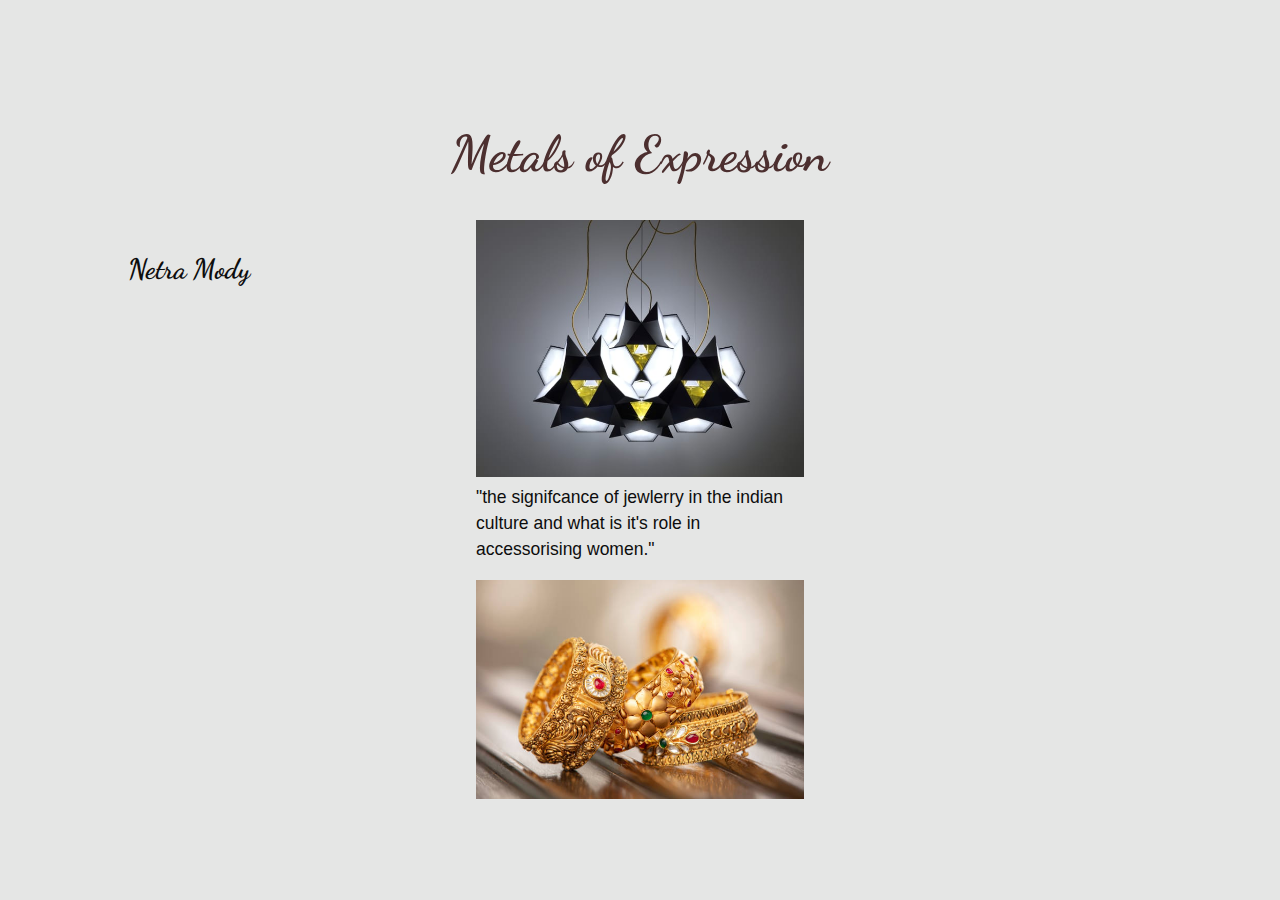
<file: index.html>
<!DOCTYPE html>
<html lang="en">
<head>
  <link rel="preconnect" href="https://fonts.googleapis.com">
  <link rel="preconnect" href="https://fonts.gstatic.com" crossorigin>
  <link href="https://fonts.googleapis.com/css2?family=Dancing+Script:wght@400..700&display=swap" rel="stylesheet">

  <!-- Basic Page Needs
  –––––––––––––––––––––––––––––––––––––––––––––––––– -->
  <meta charset="utf-8">
  <title>Metals Of Expression</title>
  <meta name="description" content="">
  <meta name="author" content="">

  <!-- Mobile Specific Metas
  –––––––––––––––––––––––––––––––––––––––––––––––––– -->
  <meta name="viewport" content="width=device-width, initial-scale=1">


  <!-- CSS
  –––––––––––––––––––––––––––––––––––––––––––––––––– -->
  <link rel="stylesheet" href="css/normalize.css">
  <link rel="stylesheet" href="css/styles.css">
  <link rel="stylesheet" href="css/metals.css">

  <!-- Favicon
  –––––––––––––––––––––––––––––––––––––––––––––––––– -->
  <link rel="icon" type="image/png" href="images/favicon.ico">

</head>
<body>
 <!--<header>
   <nav>
      <a href="index.html">Home</a>
      <a href="#">About</a>
      <a href="#">Contact</a>
    </nav>
  </header>-->
  <main>
    <h1>Metals of Expression</h1>

  <section class="grid-container col-3">
    <div>
      <h3>Netra Mody</h3>
     
    </div>
    <figure>
      <img src="images/starbrick_5587.jpg" alt="art image" />
      <p>
        "the signifcance of jewlerry in the indian culture and what is it's role in accessorising women."
      </p>
      <img src="images/istockphoto-1277517088-612x612.jpg" alt="art image" />

  </figure>
  </section>
  
</body>
</html>
</file>
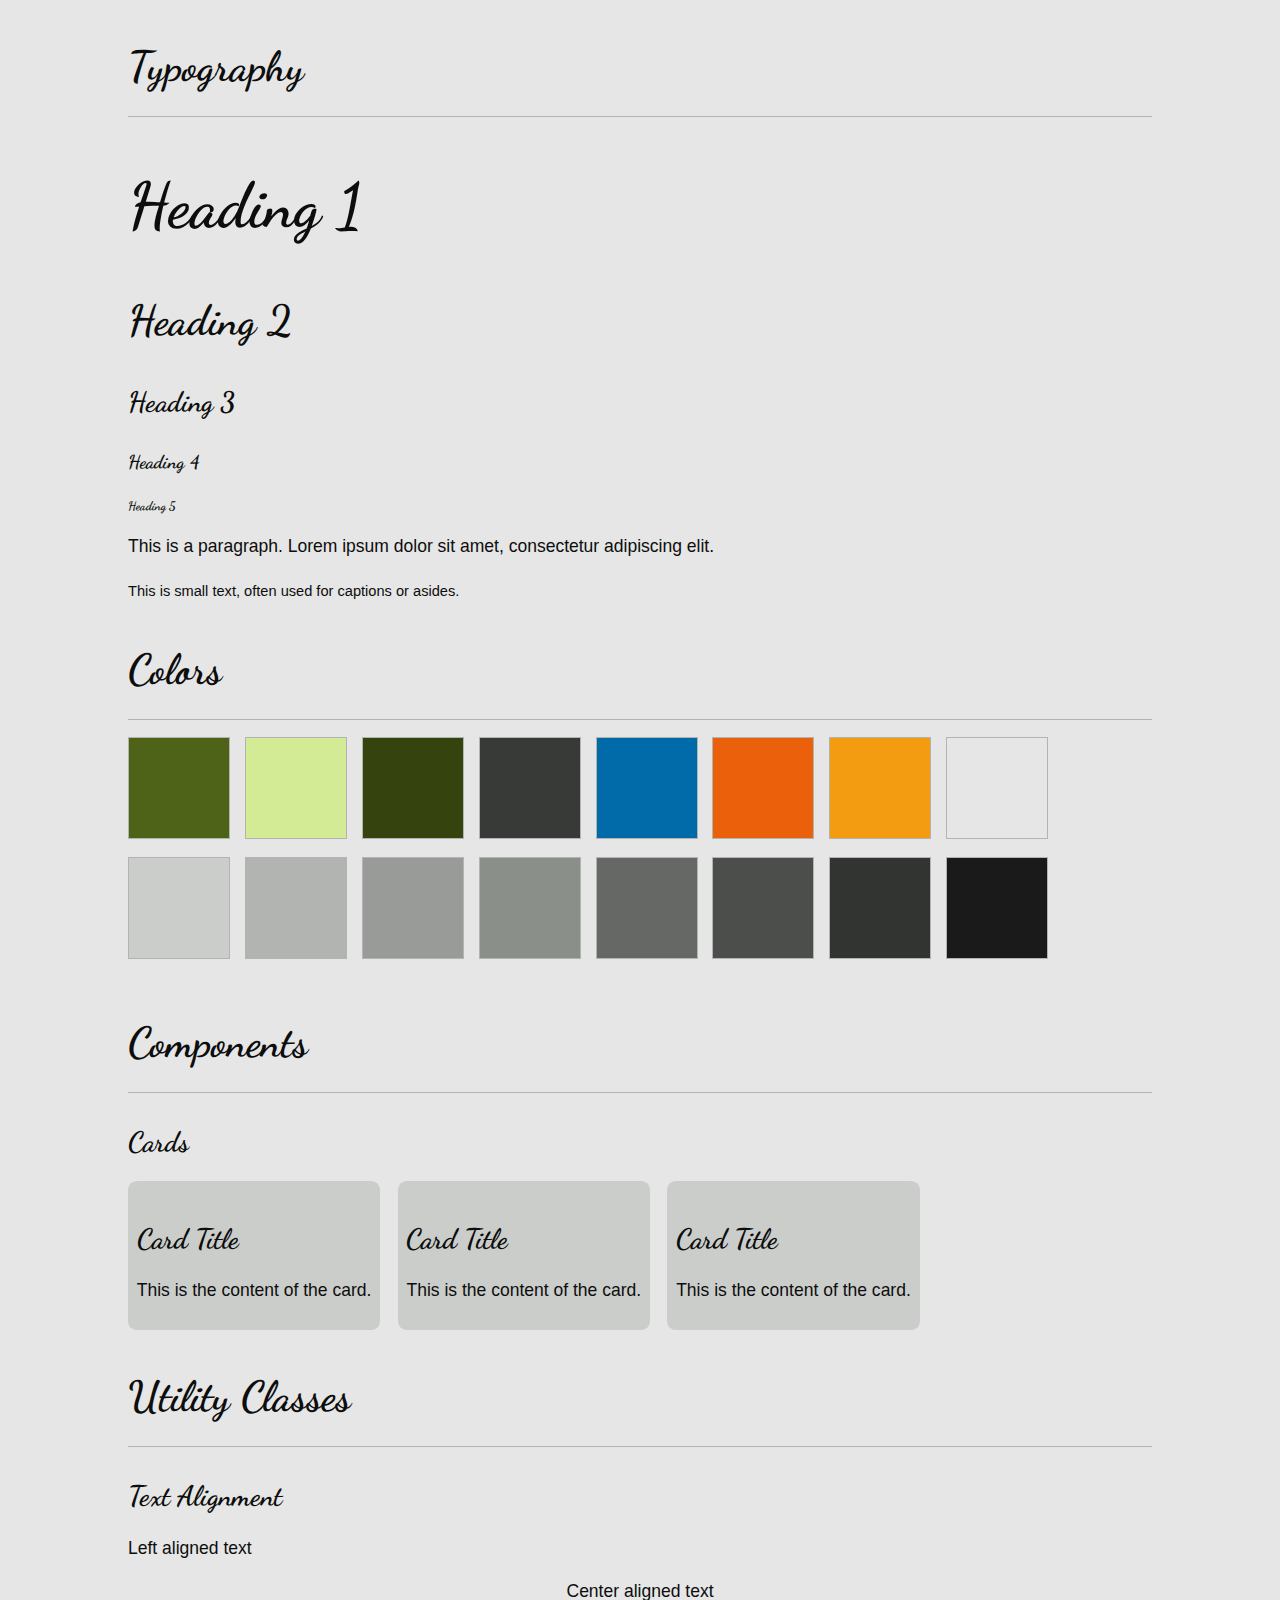
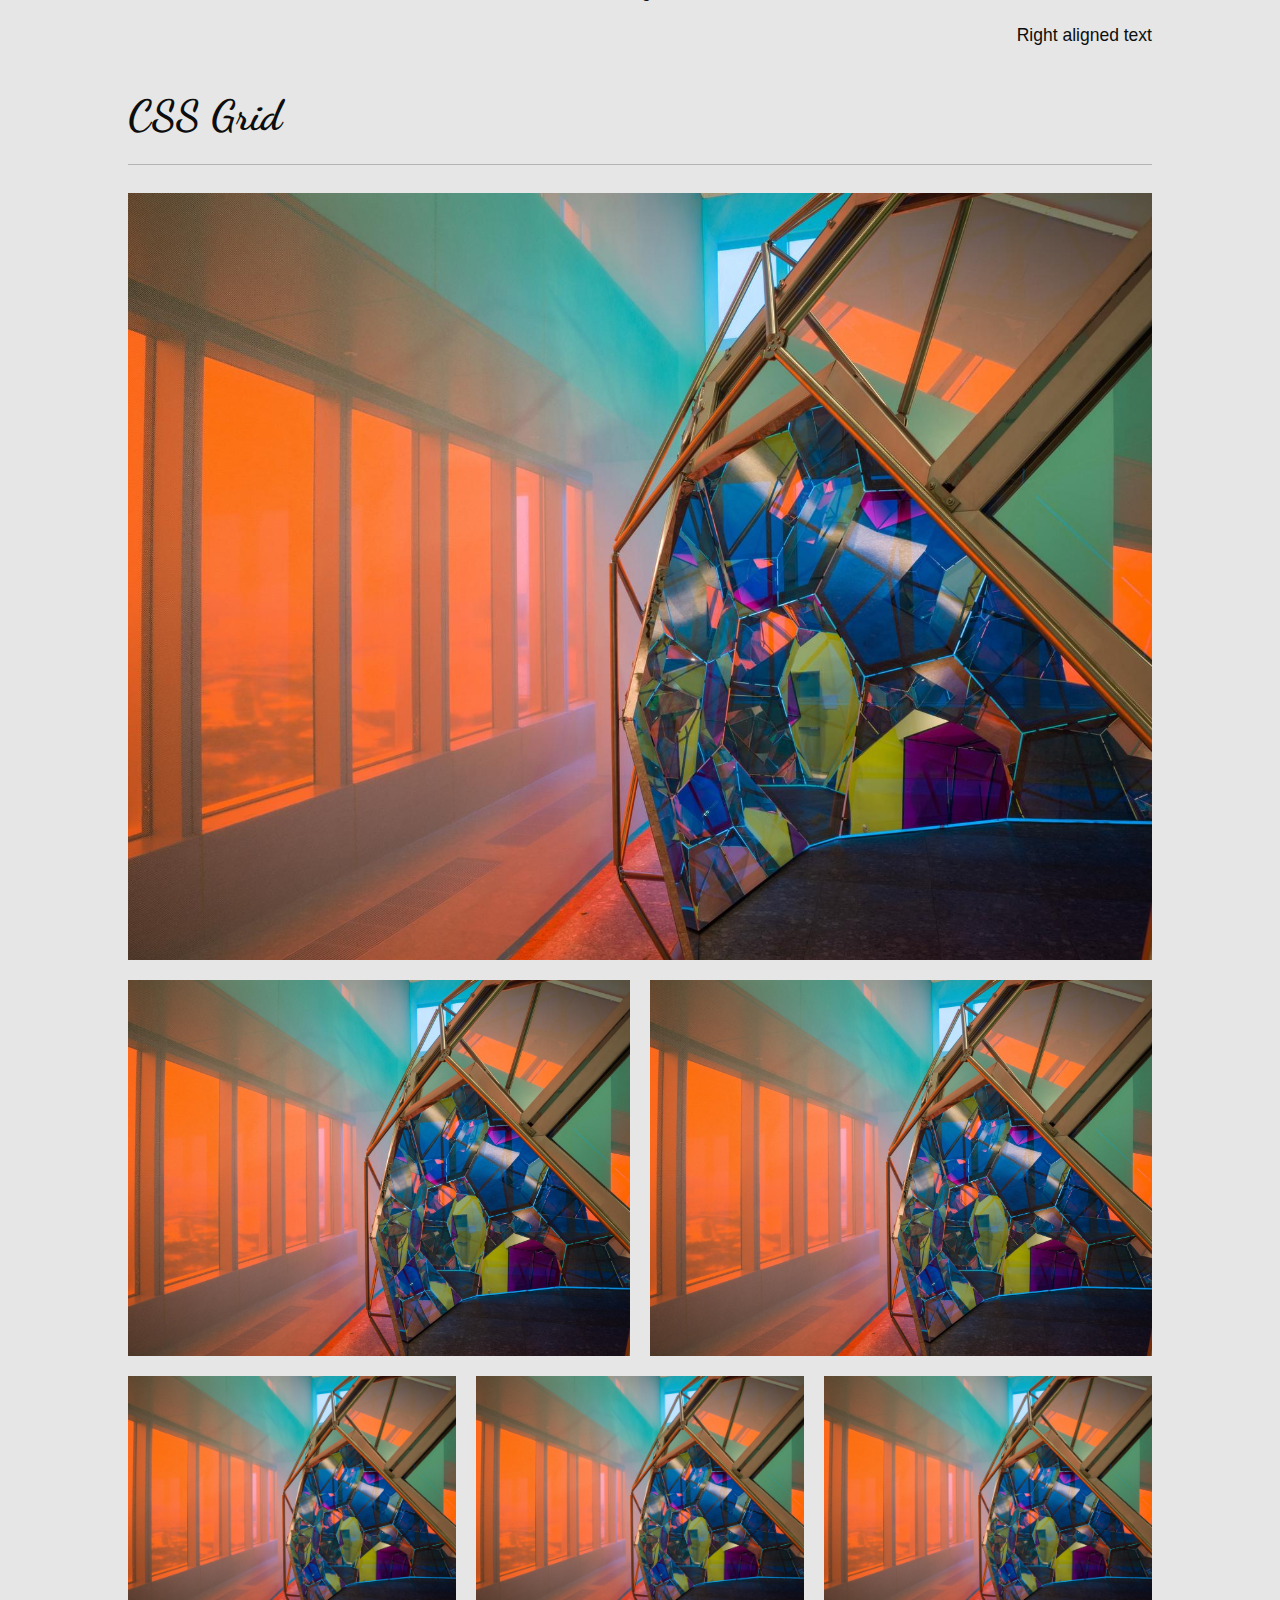
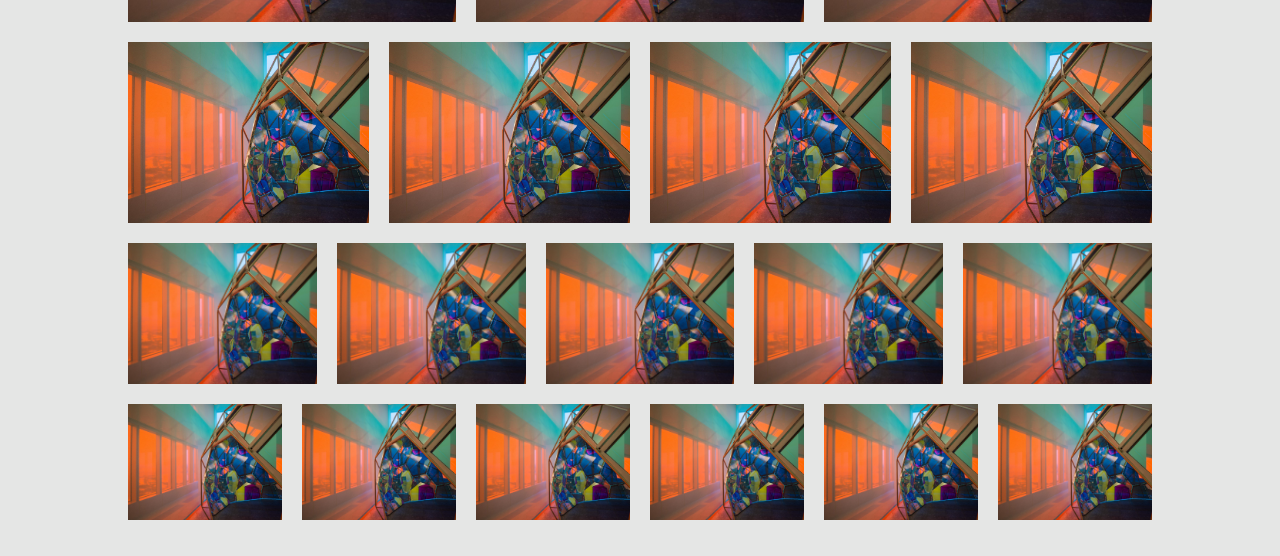
<file: styleguide.html>
<!DOCTYPE html>
<html lang="en">
<head>
    <meta charset="UTF-8">
    <meta name="viewport" content="width=device-width, initial-scale=1.0">
    <title>CSS Framework Style Guide</title>
    <link rel="stylesheet" href="css/styles.css">
</head>
<body>
    <main>
        <section>
            <h2>Typography</h2>
            <hr />
            <h1>Heading 1</h1>
            <h2>Heading 2</h2>
            <h3>Heading 3</h3>
            <h4>Heading 4</h4>
            <h5>Heading 5</h5>
            <p>This is a paragraph. Lorem ipsum dolor sit amet, consectetur adipiscing elit.</p>
            <p><small>This is small text, often used for captions or asides.</small></p>
        </section>
        <section>
            <h2>Colors</h2>
            <hr />
            <div class="color-swatch" style="background-color: var(--primary);"></div>
            <div class="color-swatch" style="background-color: var(--primary-light);"></div>
            <div class="color-swatch" style="background-color: var(--primary-dark);"></div>
            <div class="color-swatch" style="background-color: var(--secondary);"></div>
            <div class="color-swatch" style="background-color: var(--tertiary);"></div>
            <div class="color-swatch" style="background-color: var(--accent-1);"></div>
            <div class="color-swatch" style="background-color: var(--accent-2);"></div>
            <div class="color-swatch" style="background-color: var(--gray-100);"></div>
            <div class="color-swatch" style="background-color: var(--gray-200);"></div>
            <div class="color-swatch" style="background-color: var(--gray-300);"></div>
            <div class="color-swatch" style="background-color: var(--gray-400);"></div>
            <div class="color-swatch" style="background-color: var(--gray-500);"></div>
            <div class="color-swatch" style="background-color: var(--gray-600);"></div>
            <div class="color-swatch" style="background-color: var(--gray-700);"></div>
            <div class="color-swatch" style="background-color: var(--gray-800);"></div>
            <div class="color-swatch" style="background-color: var(--gray-900);"></div>
        </section>
        <section id="components">
            <h2>Components</h2>
            <hr />
            <h3>Cards</h3>
            <div class="card-container">
            <div class="card">
                <h3 class="card-title">Card Title</h3>
                <p>This is the content of the card.</p>
            </div>
            <div class="card">
                <h3 class="card-title">Card Title</h3>
                <p>This is the content of the card.</p>
            </div>
            <div class="card">
                <h3 class="card-title">Card Title</h3>
                <p>This is the content of the card.</p>
            </div>
        </div>
        </section>

        <section id="utilities">
            <h2>Utility Classes</h2>
            <hr />
            <h3>Text Alignment</h3>
            <p class="text-left">Left aligned text</p>
            <p class="text-center">Center aligned text</p>
            <p class="text-right">Right aligned text</p>
        </section>
        <section id="grid">
            <h2>CSS Grid</h2>
            <hr />
            <article class="grid-container full">
                  <img src="images/2021_09_24_02_model_of_invisible_futures_02_small.jpg" alt="art image" />
            </article>
            <article class="grid-container col-2">
                  <img src="images/2021_09_24_02_model_of_invisible_futures_02_small.jpg" alt="art image" />
                <img src="images/2021_09_24_02_model_of_invisible_futures_02_small.jpg" alt="art image" />
            </article>
            <article class="grid-container col-3">
                <img src="images/2021_09_24_02_model_of_invisible_futures_02_small.jpg" alt="art image" />
              <img src="images/2021_09_24_02_model_of_invisible_futures_02_small.jpg" alt="art image" />
              <img src="images/2021_09_24_02_model_of_invisible_futures_02_small.jpg" alt="art image" />
          </article>
          <article class="grid-container col-4">
            <img src="images/2021_09_24_02_model_of_invisible_futures_02_small.jpg" alt="art image" />
          <img src="images/2021_09_24_02_model_of_invisible_futures_02_small.jpg" alt="art image" />
          <img src="images/2021_09_24_02_model_of_invisible_futures_02_small.jpg" alt="art image" />
          <img src="images/2021_09_24_02_model_of_invisible_futures_02_small.jpg" alt="art image" />
      </article>
      <article class="grid-container col-5">
        <img src="images/2021_09_24_02_model_of_invisible_futures_02_small.jpg" alt="art image" />
      <img src="images/2021_09_24_02_model_of_invisible_futures_02_small.jpg" alt="art image" />
      <img src="images/2021_09_24_02_model_of_invisible_futures_02_small.jpg" alt="art image" />
      <img src="images/2021_09_24_02_model_of_invisible_futures_02_small.jpg" alt="art image" />
      <img src="images/2021_09_24_02_model_of_invisible_futures_02_small.jpg" alt="art image" />
  </article>
  <article class="grid-container col-6">
    <img src="images/2021_09_24_02_model_of_invisible_futures_02_small.jpg" alt="art image" />
  <img src="images/2021_09_24_02_model_of_invisible_futures_02_small.jpg" alt="art image" />
  <img src="images/2021_09_24_02_model_of_invisible_futures_02_small.jpg" alt="art image" />
  <img src="images/2021_09_24_02_model_of_invisible_futures_02_small.jpg" alt="art image" />
  <img src="images/2021_09_24_02_model_of_invisible_futures_02_small.jpg" alt="art image" />
  <img src="images/2021_09_24_02_model_of_invisible_futures_02_small.jpg" alt="art image" />
</article>
        </section>
    </main>
</body>
</html>
</file>
<file: css/styles.css>
/*
* Harmonic Collection V1
* Copyright 2024
*
*
* Free to use under the MIT license.
*/

/* Table of contents
––––––––––––––––––––––––––––––––––––––––––––––––––
- Font import
- Variables
- Themes
- Base Styles
- Typography
- Links
- Lists
- Grid system
- Flexbox
- Utilities
- Misc
- Clearing
- Media Queries
*/



/* Placeholder for Google Fonts import */
@import url('https://fonts.googleapis.com/css2?family=Dancing+Script:wght@700&display=swap');


:root {

    /* VARIABLES */

    /* Typography */
  --headingFont: 'Dancing Script', serif;
  --bodyFont: 'Inter', sans-serif;

  --baseFontSize: clamp(0.875rem, 0.7885rem + 0.3846vw, 1.25rem);

  --type-scale: 1.5;

  --xlText: calc(var(--lgText) * var(--type-scale));
  --lgText: calc(var(--mdText) * var(--type-scale));
  --mdText: calc(var(--baseText) * var(--type-scale));
  --xsText: calc(var(--smText) / var(--type-scale));
  --smText: calc(var(--baseText) / var(--type-scale));
  --baseText: var(--baseFontSize);

  /* Neutrals & Gray tint ramp */
  --gray-100: hsl(105, 2%, 90%);
  --gray-200: hsl(105, 2%, 80%);
  --gray-300: hsl(105, 2%, 70%);
  --gray-400: hsl(105, 2%, 60%);
  --gray-500: hsl(105, 2%, 55%);
  --gray-600: hsl(105, 2%, 40%);
  --gray-700: hsl(105, 2%, 30%);
  --gray-800: hsl(105, 2%, 20%);
  --gray-900: hsl(105, 2%, 10%);
  
  --black: hsl(0, 0%, 5%);
  --white: hsl(0, 0%, 100%);

  /* Core colors */
  --primary: hsl(76, 60%, 24%);
  --primary-light: hsl(76, 68%, 75%);
  --primary-dark: hsl(76, 63%, 16%);
  --secondary: hsl(105, 4%, 22%);
  --tertiary: hsl(202, 100%, 33%);

  /* Accent colors */
  --accent-1: hsl(23, 92%, 48%);
  --accent-2: hsl(37, 90%, 51%);

  /* Spacing */
  --space-xs: 0.25rem;
  --space-sm: 0.5rem;
  --space-md: 1rem;
  --space-lg: 1.5rem;
  --space-xl: 2rem;
  --space-xxl: 3rem;

  --space-0: 0;
  --space-1: var(--space-xs);
  --space-2: var(--space-sm);
  --space-3: var(--space-md);
  --space-4: var(--space-lg);
  --space-5: var(--space-xl);
  --space-6: var(--space-xxl);

  /* Layout */
  --max-width: 1440px;

}

/* Theme-specific styles */

/* Light theme (default) */
:root {
  --bg: var(--gray-100);
  --textColor: var(--black);
}

/* Dark theme */
:root[data-theme="dark"] {
  --bg: var(--gray-900);
  --textColor: var(--white);
}

body {
  background-color: var(--bg);
  color: var(--textColor);
}

/* Theme switcher styles */
.theme-switcher {
  background: none;
  border: none;
  cursor: pointer;
  font-size: 24px;
}

/* Base Styles
–––––––––––––––––––––––––––––––––––––––––––––––––– */
html {
  font-size: var(--baseFontSize);
  scroll-behavior: smooth;
  font-family: var(--bodyFont);
}

body {
  line-height: 1.5;
  font-weight: 400;
  font-family: var(--bodyFont);
  color: var(--textColor); 
  background-color: var(--bg);
}

main {
  width: 80vw;
  margin: 0 auto;
}

header {
  width: 80vw;
  margin: 0 auto;
  border-bottom: 5px solid var(--gray-700);
}

header nav {
  display: flex;
  justify-content: flex-start;
  align-items: center;
}

header nav a {
  color: var(--accent-1);
  text-decoration: none;
  padding:1rem 2rem 1rem 0;
}

header nav a + a {
  margin-left: 10px;
}

footer {
  color: var(--gray-100);
  background: var(--gray-900);
  padding: var(--space-3);
  text-align: center;
}
footer nav {
  margin:0 auto;
  display: flex;
  align-items: center;
  justify-content: center;
  width: 600px;
}

footer nav a {
  text-decoration: none;
  padding: var(--space-3);
}

footer a {
  color: var(--gray-100);
}

footer p {
  margin-bottom: 0;
  max-width: none;
}

section {
  margin-bottom: var(--space-4);
}

figure {
  padding:0;
  margin:0;
}

figcaption {
  font-size:var(--smText);
  color: var(--textColor);
}

img {
  width: 100%;
  height: auto;
}

.primary {
  background: var(--primary);
}
.primary-light {
  background: var(--primary-light);
}
.primary-dark {
  background: var(--primary-dark);
}

/* Typography */

h1, h2, h3, h4, h5, h6 {
  font-family: var(--headingFont);
  margin-bottom: var(--space-3);
}

h1 { font-size: var(--xlText); }
h2 { font-size: var(--lgText); }
h3 { font-size: var(--mdText); }
h4 { font-size: var(--baseText); }
h5 { font-size: var(--smText); }

p {
  margin-top: 0; 
  margin-bottom:var(--space-3);
}

.caption, figcaption {
  font-size: var(--smText);
  color: var(--gray-500);
}

/* Links
–––––––––––––––––––––––––––––––––––––––––––––––––– */
a {
  color: var(--accent-1); }
a:hover {
  color: var(--accent-2); }


/* Lists
–––––––––––––––––––––––––––––––––––––––––––––––––– */
ul {
  list-style: circle inside; }
ol {
  list-style: decimal inside; }
ol, ul {
  padding-left: 0;
  margin-top: 0; }
ul ul, ul ol, ol ol, ol ul {
	font-size: var(--baseText);
	margin: 1rem 0 1rem 3rem;
	color: var(--textColor);
}
li {
  margin-bottom: 0.5rem; }

/* Grid
–––––––––––––––––––––––––––––––––––––––––––––––––– */
   .grid-container {
    position: relative;
    max-width: var(--max-width);
    margin: 0 auto;
    display: grid;
    grid-gap: 20px;
    gap: 20px;
    
    /* by default use min 200px wide columns auto-fit into width */
    grid-template-columns: minmax(200px, 1fr);
  }
  
  /* grids to 3 columns above mobile sizes */
  @media (min-width: 600px) {
    .grid-container {
      grid-template-columns: repeat(3, 1fr);
      padding: 10px 0;
    }
    
    /* basic grids */
    .grid-container.col-6 {
      grid-template-columns: repeat(6, 1fr);
    }
    .grid-container.col-5 {
      grid-template-columns: repeat(5, 1fr);
    }
    .grid-container.col-4 {
      grid-template-columns: repeat(4, 1fr);
    }
    .grid-container.col-3 {
      grid-template-columns: repeat(3, 1fr);
    }
    .grid-container.col-2 {
      grid-template-columns: 1fr 1fr;
    }
    .grid-container.full {
      grid-template-columns: 1fr;
    }
  }
  
  

/* Flexbox */
.flex {
  display: flex;
}

.flex-column {
  flex-direction: column;
}

.justify-center {
  justify-content: center;
}

.align-center {
  align-items: center;
}

.space-between {
  justify-content: space-between;
}

.flex-wrap {
  flex-wrap: wrap;
}

/* Example flexbox usage */
.card-container {
  display: flex;
  flex-wrap: wrap;
  gap: var(--space-3);
}

.card {
  padding: var(--space-2);
  background-color: var(--gray-200);
  border-radius: var(--space-2);
}

/* Utilities
–––––––––––––––––––––––––––––––––––––––––––––––––– */


.u-full-width {
  width: 100%;
  box-sizing: border-box; }
.u-max-full-width {
  max-width: 100%;
  box-sizing: border-box; }
.u-pull-right {
  float: right; }
.u-pull-left {
  float: left; }
.text-left {
	text-align: left; }
  .text-center {
    text-align: center; }
.text-right {
	text-align: right; }

.color-swatch {
    width: 100px;
    height: 100px;
    display: inline-block;
    margin-right: 10px;
    margin-bottom: 10px;
    border: 1px solid var(--gray-300);
}
.spacing-example {
    background-color: var(--gray-200);
    display: inline-block;
}


/* Misc
–––––––––––––––––––––––––––––––––––––––––––––––––– */
hr {
  margin-top: 1rem;
  margin-bottom: 1rem;
  border-width: 0;
  border-top: 1px solid var(--gray-300); }


  /* Clearing
–––––––––––––––––––––––––––––––––––––––––––––––––– */

/* Self Clearing Goodness */
.container:after,
.row:after,
.u-cf {
  content: "";
  display: table;
  clear: both; }


/* Media Queries
–––––––––––––––––––––––––––––––––––––––––––––––––– */
/*
Note: The best way to structure the use of media queries is to create the queries
near the relevant code. For example, if you wanted to change the styles for buttons
on small devices, paste the mobile query code up in the buttons section and style it
there.
*/


/* Larger than mobile (default point when grid becomes active) */
@media (min-width: 600px) {}

/* Larger than phablet */
@media (min-width: 900px) {}

/* Larger than tablet */
@media (min-width: 1200px) {}
</file>
<file: css/metals.css>
body {
    display: flex;
    justify-content: center;
    align-items: center;
    height: 100vh; /* Centers vertically */
    margin: 0;
}

h1 {
    font-size: 50px;
    color: rgb(76, 47, 47);
    text-align: center; /* Centers text */
}
</file>
